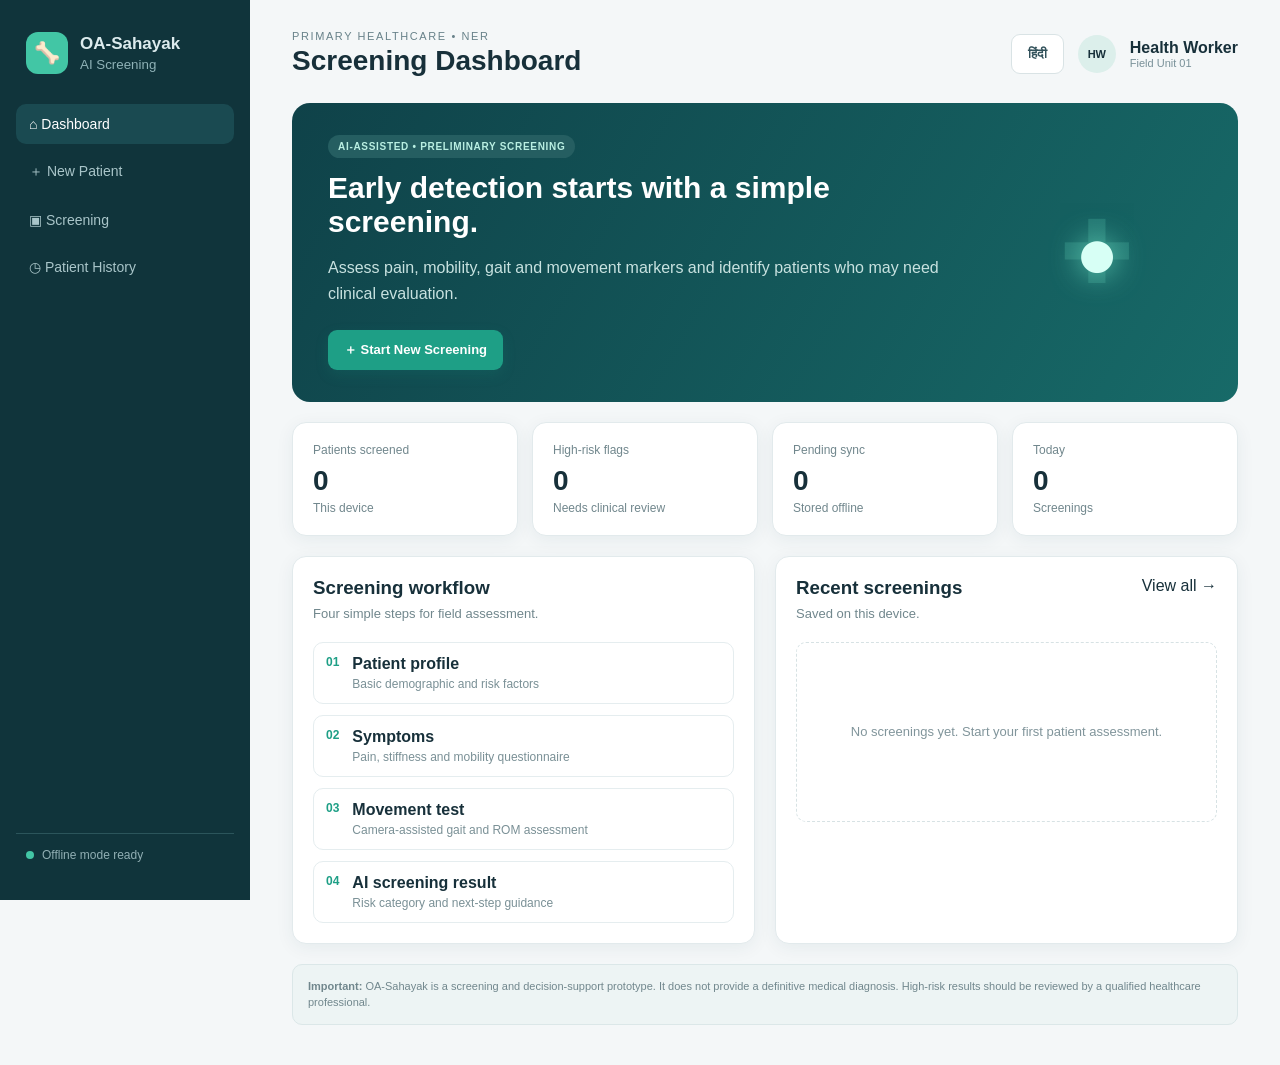
<file: frontend/index.html>
<!DOCTYPE html>
<html lang="en">
<head>
  <meta charset="UTF-8">
  <meta name="viewport" content="width=device-width, initial-scale=1.0">
  <title>OA-Sahayak | AI OA Screening</title>
  <link rel="stylesheet" href="css/style.css">
</head>
<body>
  <div class="app-shell">
    <aside class="sidebar">
      <div class="brand">
        <div class="brand-icon">🦴</div>
        <div><strong>OA-Sahayak</strong><small>AI Screening</small></div>
      </div>
      <nav>
        <a class="nav-link active" href="index.html">⌂ <span data-en="Dashboard" data-hi="डैशबोर्ड">Dashboard</span></a>
        <a class="nav-link" href="pages/patient.html">＋ <span data-en="New Patient" data-hi="नया मरीज">New Patient</span></a>
        <a class="nav-link" href="pages/assessment.html">▣ <span data-en="Screening" data-hi="स्क्रीनिंग">Screening</span></a>
        <a class="nav-link" href="pages/history.html">◷ <span data-en="Patient History" data-hi="मरीज इतिहास">Patient History</span></a>
      </nav>
      <div class="sidebar-footer">
        <div class="offline-dot"></div>
        <span>Offline mode ready</span>
      </div>
    </aside>

    <main class="main">
      <header class="topbar">
        <div>
          <p class="eyebrow">PRIMARY HEALTHCARE • NER</p>
          <h1 data-en="Screening Dashboard" data-hi="स्क्रीनिंग डैशबोर्ड">Screening Dashboard</h1>
        </div>
        <div class="top-actions">
          <button id="langBtn" class="ghost-btn">हिंदी</button>
          <div class="worker"><span class="avatar">HW</span><div><strong>Health Worker</strong><small>Field Unit 01</small></div></div>
        </div>
      </header>

      <section class="hero">
        <div>
          <span class="pill">AI-ASSISTED • PRELIMINARY SCREENING</span>
          <h2>Early detection starts with a simple screening.</h2>
          <p>Assess pain, mobility, gait and movement markers and identify patients who may need clinical evaluation.</p>
          <a class="primary-btn" href="pages/patient.html">＋ Start New Screening</a>
        </div>
        <div class="hero-art"><div class="pulse">✚</div><div class="joint">●</div></div>
      </section>

      <section class="stats">
        <div class="stat-card"><span>Patients screened</span><strong id="patientsCount">0</strong><small>This device</small></div>
        <div class="stat-card"><span>High-risk flags</span><strong id="highCount">0</strong><small>Needs clinical review</small></div>
        <div class="stat-card"><span>Pending sync</span><strong id="pendingCount">0</strong><small>Stored offline</small></div>
        <div class="stat-card"><span>Today</span><strong id="todayCount">0</strong><small>Screenings</small></div>
      </section>

      <section class="grid-2">
        <div class="panel">
          <div class="panel-head"><div><h3>Screening workflow</h3><p>Four simple steps for field assessment.</p></div></div>
          <div class="steps">
            <div class="step"><b>01</b><div><strong>Patient profile</strong><span>Basic demographic and risk factors</span></div></div>
            <div class="step"><b>02</b><div><strong>Symptoms</strong><span>Pain, stiffness and mobility questionnaire</span></div></div>
            <div class="step"><b>03</b><div><strong>Movement test</strong><span>Camera-assisted gait and ROM assessment</span></div></div>
            <div class="step"><b>04</b><div><strong>AI screening result</strong><span>Risk category and next-step guidance</span></div></div>
          </div>
        </div>

        <div class="panel">
          <div class="panel-head"><div><h3>Recent screenings</h3><p>Saved on this device.</p></div><a href="pages/history.html">View all →</a></div>
          <div id="recentList" class="recent-list"><div class="empty">No screenings yet. Start your first patient assessment.</div></div>
        </div>
      </section>

      <footer class="disclaimer">
        <strong>Important:</strong> OA-Sahayak is a screening and decision-support prototype. It does not provide a definitive medical diagnosis. High-risk results should be reviewed by a qualified healthcare professional.
      </footer>
    </main>
  </div>
  <script src="js/app.js"></script>
</body>
</html>
</file>
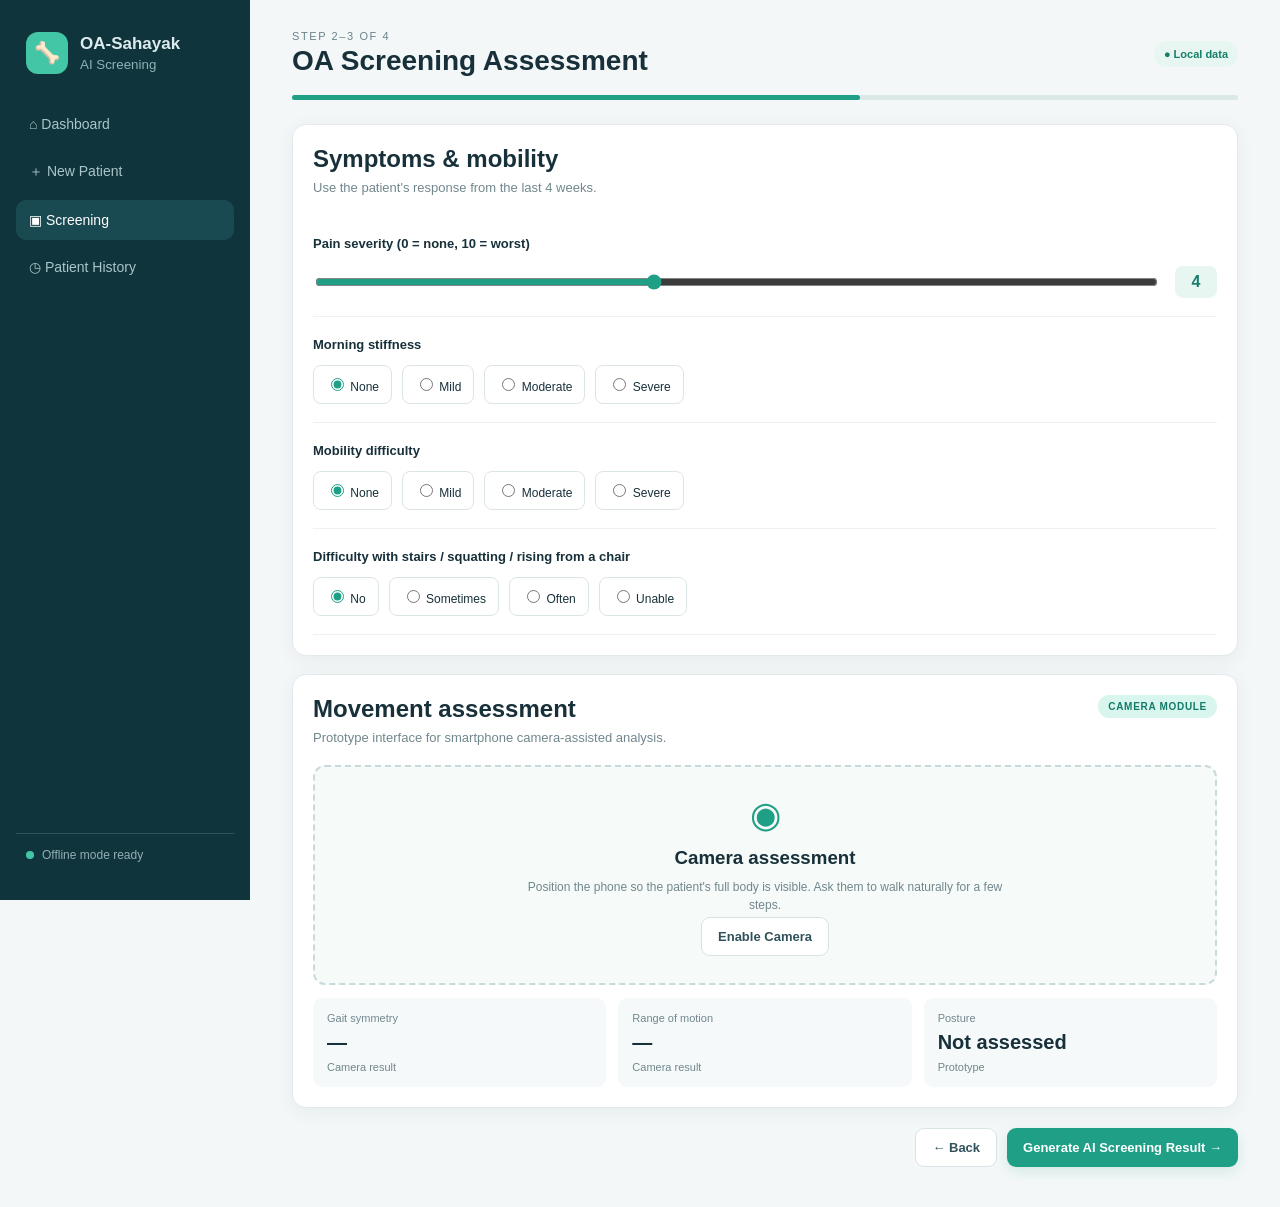
<file: frontend/pages/assessment.html>
<!DOCTYPE html>
<html lang="en"><head>
<meta charset="UTF-8"><meta name="viewport" content="width=device-width,initial-scale=1.0">
<title>OA Screening | OA-Sahayak</title><link rel="stylesheet" href="../css/style.css"></head>
<body><div class="app-shell">
<aside class="sidebar"><div class="brand"><div class="brand-icon">🦴</div><div><strong>OA-Sahayak</strong><small>AI Screening</small></div></div>
<nav><a class="nav-link" href="../index.html">⌂ Dashboard</a><a class="nav-link" href="patient.html">＋ New Patient</a><a class="nav-link active" href="assessment.html">▣ Screening</a><a class="nav-link" href="history.html">◷ Patient History</a></nav>
<div class="sidebar-footer"><div class="offline-dot"></div><span>Offline mode ready</span></div></aside>
<main class="main"><header class="topbar"><div><p class="eyebrow">STEP 2–3 OF 4</p><h1>OA Screening Assessment</h1></div><span class="status-badge">● Local data</span></header>
<div class="progress"><span style="width:60%"></span></div>
<form id="assessmentForm">
<section class="form-panel"><div class="panel-head"><div><h2>Symptoms & mobility</h2><p>Use the patient's response from the last 4 weeks.</p></div></div>
<div class="question"><label>Pain severity (0 = none, 10 = worst)</label><div class="range-row"><input id="pain" type="range" min="0" max="10" value="4"><output id="painOut">4</output></div></div>
<div class="question"><label>Morning stiffness</label><div class="choice-row"><label><input type="radio" name="stiffness" value="0" checked> None</label><label><input type="radio" name="stiffness" value="1"> Mild</label><label><input type="radio" name="stiffness" value="2"> Moderate</label><label><input type="radio" name="stiffness" value="3"> Severe</label></div></div>
<div class="question"><label>Mobility difficulty</label><div class="choice-row"><label><input type="radio" name="mobility" value="0" checked> None</label><label><input type="radio" name="mobility" value="1"> Mild</label><label><input type="radio" name="mobility" value="2"> Moderate</label><label><input type="radio" name="mobility" value="3"> Severe</label></div></div>
<div class="question"><label>Difficulty with stairs / squatting / rising from a chair</label><div class="choice-row"><label><input type="radio" name="function" value="0" checked> No</label><label><input type="radio" name="function" value="1"> Sometimes</label><label><input type="radio" name="function" value="2"> Often</label><label><input type="radio" name="function" value="3"> Unable</label></div></div>
</section>

<section class="form-panel"><div class="panel-head"><div><h2>Movement assessment</h2><p>Prototype interface for smartphone camera-assisted analysis.</p></div><span class="pill">CAMERA MODULE</span></div>
<div class="camera-box"><div class="camera-icon">◉</div><h3>Camera assessment</h3><p>Position the phone so the patient's full body is visible. Ask them to walk naturally for a few steps.</p><button type="button" id="cameraBtn" class="secondary-btn">Enable Camera</button><video id="camera" autoplay muted playsinline hidden></video></div>
<div class="movement-grid"><div class="metric"><span>Gait symmetry</span><strong id="gait">—</strong><small>Camera result</small></div><div class="metric"><span>Range of motion</span><strong id="rom">—</strong><small>Camera result</small></div><div class="metric"><span>Posture</span><strong id="posture">Not assessed</strong><small>Prototype</small></div></div>
</section>
<div class="form-actions"><a class="secondary-btn" href="patient.html">← Back</a><button class="primary-btn" type="submit">Generate AI Screening Result →</button></div>
</form>
</main></div><script src="../js/app.js"></script>
<script>
(function () {
  const form = document.getElementById("assessmentForm");
  if (!form) return;

  form.addEventListener("submit", async function (event) {
    event.preventDefault();
    event.stopImmediatePropagation();

    const patient = JSON.parse(localStorage.getItem("oa_current_patient") || "{}");
    const pain = Number(document.getElementById("pain")?.value || 0);
    const stiffness = Number(document.querySelector('[name="stiffness"]:checked')?.value || 0);
    const mobility = Number(document.querySelector('[name="mobility"]:checked')?.value || 0);
    const functionScore = Number(document.querySelector('[name="function"]:checked')?.value || 0);

    const data = {
      ...patient,
      pain,
      stiffness,
      mobility,
      function: functionScore,
      gaitScore: Number(document.getElementById("gait")?.textContent?.replace("%","") || 88),
      romScore: Number(document.getElementById("rom")?.textContent?.replace("%","") || 86)
    };

    // Calculate a transparent prototype score locally so the result is available
    // even if the API is temporarily unavailable.
    let score = 0;
    const age = Number(data.age || 0);
    const bmi = Number(data.bmi || 0);

    if (age >= 60) score += 15;
    else if (age >= 50) score += 10;
    else if (age >= 40) score += 5;

    if (bmi >= 30) score += 15;
    else if (bmi >= 25) score += 8;

    score += pain * 4;
    score += stiffness * 4;
    score += mobility * 5;
    score += functionScore * 3;

    if (String(data.injury).toLowerCase() === "yes") score += 10;

    score += Math.max(0, 100 - data.gaitScore) * 0.12;
    score += Math.max(0, 100 - data.romScore) * 0.12;
    score = Math.min(100, Math.round(score));

    const category = score < 35 ? "LOW" : score < 65 ? "MODERATE" : "HIGH";

    data.score = score;
    data.category = category;
    data.date = new Date().toISOString();

    // Always save the complete result locally before navigating.
    localStorage.setItem("oa_current_result", JSON.stringify(data));

    // Try to persist to Flask, but don't block the demo result if API is unavailable.
    try {
      const response = await fetch("http://127.0.0.1:5000/api/screen", {
        method: "POST",
        headers: {"Content-Type": "application/json"},
        body: JSON.stringify(data)
      });

      if (response.ok) {
        const apiResult = await response.json();
        data.patient_id = apiResult.patient_id;
        data.screening_id = apiResult.screening_id;
        data.score = apiResult.score;
        data.category = apiResult.category;
        data.clinical_note = apiResult.clinical_note;
        localStorage.setItem("oa_current_result", JSON.stringify(data));
      }
    } catch (error) {
      console.warn("Backend unavailable; showing local prototype result.", error);
    }

    window.location.href = "result.html";
  }, true);
})();
</script>
</body></html>
</file>
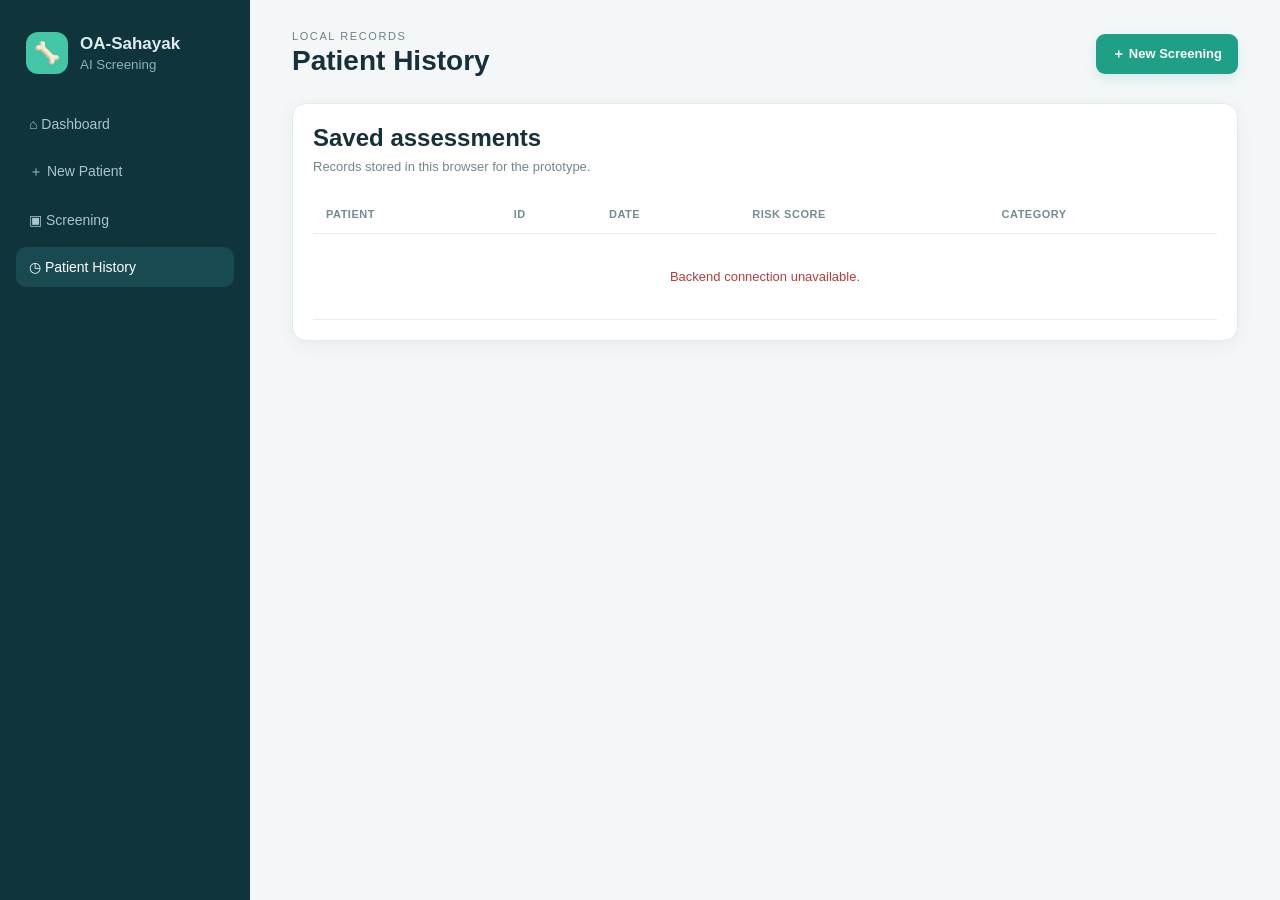
<file: frontend/pages/history.html>
<!DOCTYPE html>
<html lang="en"><head>
<meta charset="UTF-8"><meta name="viewport" content="width=device-width,initial-scale=1.0">
<title>Patient History | OA-Sahayak</title><link rel="stylesheet" href="../css/style.css"></head>
<body><div class="app-shell">
<aside class="sidebar"><div class="brand"><div class="brand-icon">🦴</div><div><strong>OA-Sahayak</strong><small>AI Screening</small></div></div>
<nav><a class="nav-link" href="../index.html">⌂ Dashboard</a><a class="nav-link" href="patient.html">＋ New Patient</a><a class="nav-link" href="assessment.html">▣ Screening</a><a class="nav-link active" href="history.html">◷ Patient History</a></nav></aside>
<main class="main"><header class="topbar"><div><p class="eyebrow">LOCAL RECORDS</p><h1>Patient History</h1></div><a class="primary-btn" href="patient.html">＋ New Screening</a></header>
<section class="form-panel"><div class="panel-head"><div><h2>Saved assessments</h2><p>Records stored in this browser for the prototype.</p></div><button id="clearData" class="danger-btn">Clear Demo Data</button></div>
<div class="table-wrap"><table><thead><tr><th>Patient</th><th>ID</th><th>Date</th><th>Risk score</th><th>Category</th></tr></thead><tbody id="historyBody"></tbody></table></div>
</section></main></div><script src="../js/app.js"></script></body></html>
</file>
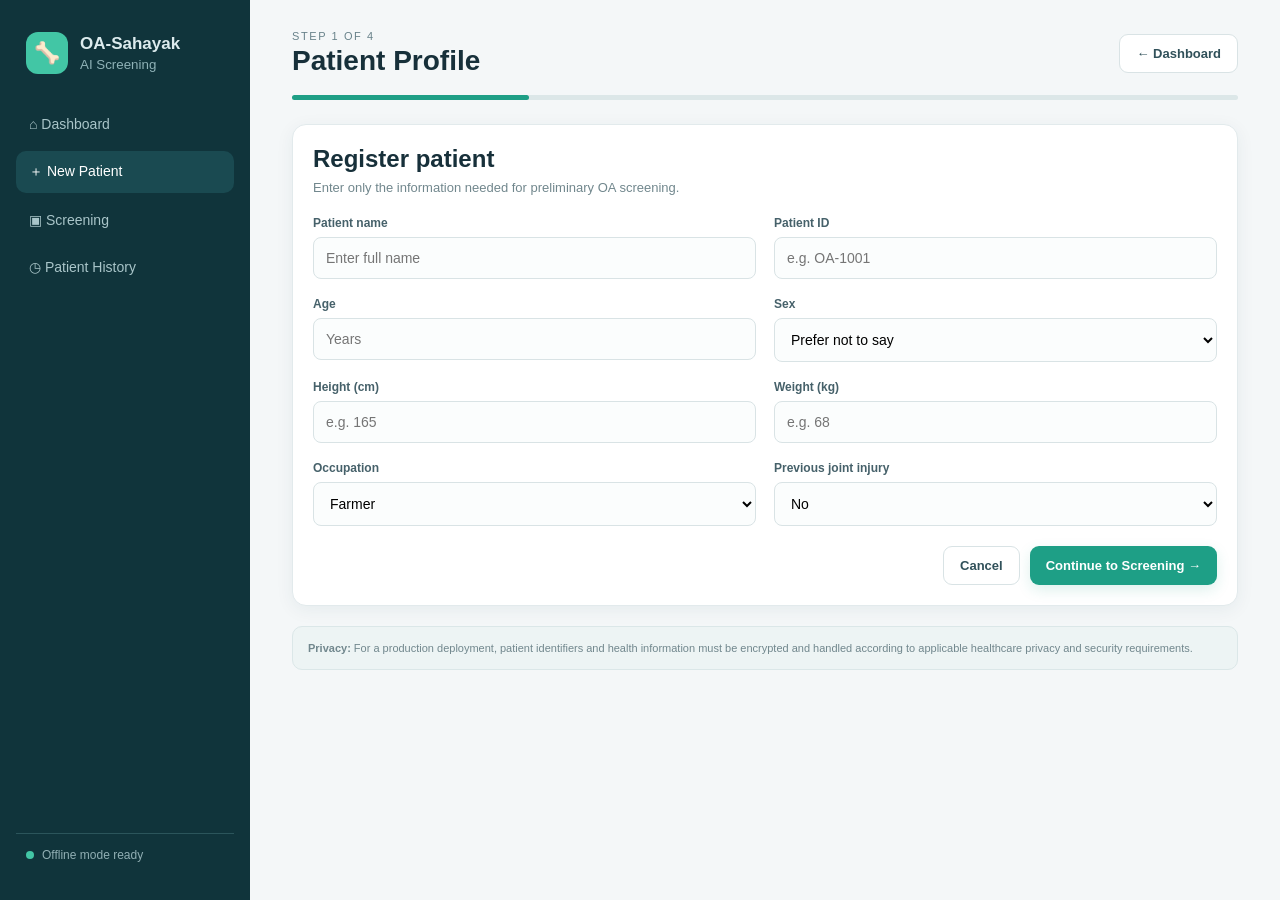
<file: frontend/pages/patient.html>
<!DOCTYPE html>
<html lang="en"><head>
<meta charset="UTF-8"><meta name="viewport" content="width=device-width,initial-scale=1.0">
<title>New Patient | OA-Sahayak</title><link rel="stylesheet" href="../css/style.css"></head>
<body><div class="app-shell">
<aside class="sidebar"><div class="brand"><div class="brand-icon">🦴</div><div><strong>OA-Sahayak</strong><small>AI Screening</small></div></div>
<nav><a class="nav-link" href="../index.html">⌂ Dashboard</a><a class="nav-link active" href="patient.html">＋ New Patient</a><a class="nav-link" href="assessment.html">▣ Screening</a><a class="nav-link" href="history.html">◷ Patient History</a></nav>
<div class="sidebar-footer"><div class="offline-dot"></div><span>Offline mode ready</span></div></aside>
<main class="main"><header class="topbar"><div><p class="eyebrow">STEP 1 OF 4</p><h1>Patient Profile</h1></div><a class="ghost-btn" href="../index.html">← Dashboard</a></header>
<div class="progress"><span style="width:25%"></span></div>
<section class="form-panel"><div class="panel-head"><div><h2>Register patient</h2><p>Enter only the information needed for preliminary OA screening.</p></div></div>
<form id="patientForm" method="post" action="#">
<div class="form-grid">
<label>Patient name<input name="name" required placeholder="Enter full name"></label>
<label>Patient ID<input name="id" required placeholder="e.g. OA-1001"></label>
<label>Age<input name="age" type="number" min="18" max="110" required placeholder="Years"></label>
<label>Sex<select name="sex"><option>Prefer not to say</option><option>Female</option><option>Male</option><option>Other</option></select></label>
<label>Height (cm)<input name="height" type="number" placeholder="e.g. 165"></label>
<label>Weight (kg)<input name="weight" type="number" placeholder="e.g. 68"></label>
<label>Occupation<select name="occupation"><option>Farmer</option><option>Manual worker</option><option>Office / sedentary</option><option>Homemaker</option><option>Retired</option><option>Other</option></select></label>
<label>Previous joint injury<select name="injury"><option value="no">No</option><option value="yes">Yes</option><option value="unknown">Not sure</option></select></label>
</div>
<div class="form-actions"><a class="secondary-btn" href="../index.html">Cancel</a><button class="primary-btn" type="submit">Continue to Screening →</button></div>
</form></section>
<div class="disclaimer"><strong>Privacy:</strong> For a production deployment, patient identifiers and health information must be encrypted and handled according to applicable healthcare privacy and security requirements.</div>
</main></div><script src="../js/app.js"></script>
<script>
(function () {
  const form = document.getElementById("patientForm");
  if (!form) return;
  form.addEventListener("submit", function (event) {
    event.preventDefault();
    const d = Object.fromEntries(new FormData(form).entries());
    const h = parseFloat(d.height), w = parseFloat(d.weight);
    d.bmi = (h > 0 && w > 0) ? +(w / ((h/100)*(h/100))).toFixed(1) : null;
    localStorage.setItem("oa_current_patient", JSON.stringify(d));
    window.location.href = "assessment.html";
  }, true);
})();
</script></body></html>
</file>
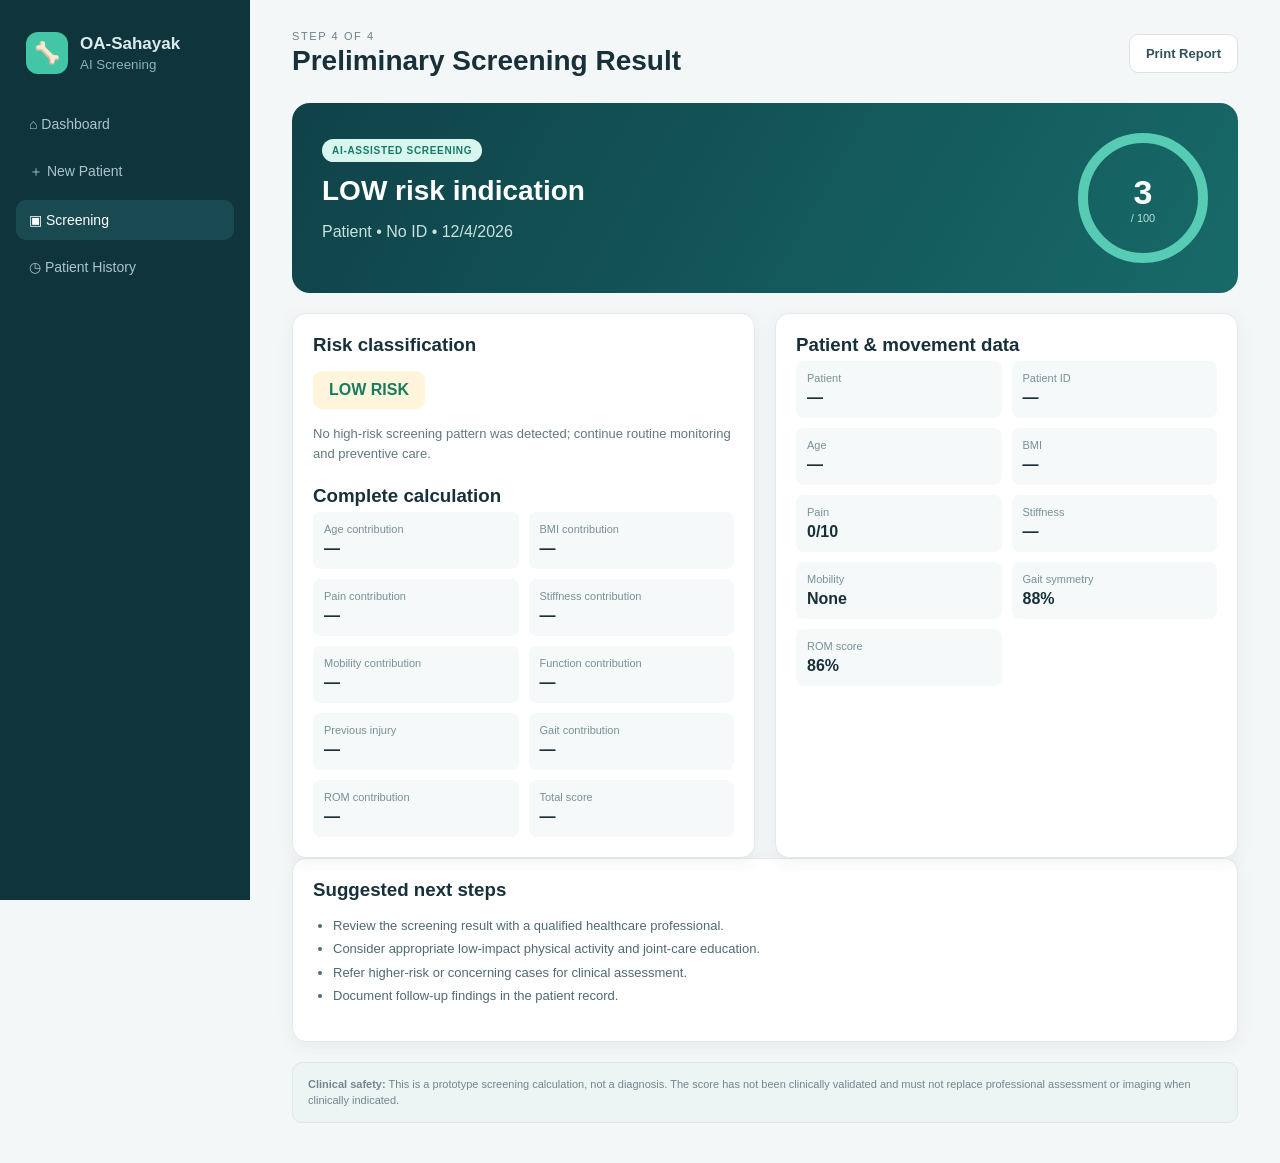
<file: frontend/pages/result.html>
<!DOCTYPE html>
<html lang="en"><head>
<meta charset="UTF-8"><meta name="viewport" content="width=device-width,initial-scale=1.0">
<title>Screening Result | OA-Sahayak</title><link rel="stylesheet" href="../css/style.css"></head>
<body><div class="app-shell">
<aside class="sidebar"><div class="brand"><div class="brand-icon">🦴</div><div><strong>OA-Sahayak</strong><small>AI Screening</small></div></div>
<nav><a class="nav-link" href="../index.html">⌂ Dashboard</a><a class="nav-link" href="patient.html">＋ New Patient</a><a class="nav-link active" href="assessment.html">▣ Screening</a><a class="nav-link" href="history.html">◷ Patient History</a></nav></aside>
<main class="main"><header class="topbar"><div><p class="eyebrow">STEP 4 OF 4</p><h1>Preliminary Screening Result</h1></div><button onclick="window.print()" class="ghost-btn">Print Report</button></header>
<section class="result-hero">
<div>
<span class="pill">AI-ASSISTED SCREENING</span>
<h2 id="resultTitle">Assessment Result</h2>
<p id="resultPatient">Loading patient assessment...</p>
</div>
<div class="score-ring" id="scoreRing"><strong id="score">--</strong><span>/ 100</span></div>
</section>

<section class="grid-2">
<div class="panel">
<h3>Risk classification</h3>
<div id="riskBadge" class="risk-badge">Loading...</div>
<p id="resultMessage" class="result-message"></p>

<h3 style="margin-top:22px">Complete calculation</h3>
<div class="breakdown" id="calcBreakdown">
<div><span>Age contribution</span><b id="cAge">—</b></div>
<div><span>BMI contribution</span><b id="cBmi">—</b></div>
<div><span>Pain contribution</span><b id="cPain">—</b></div>
<div><span>Stiffness contribution</span><b id="cStiffness">—</b></div>
<div><span>Mobility contribution</span><b id="cMobility">—</b></div>
<div><span>Function contribution</span><b id="cFunction">—</b></div>
<div><span>Previous injury</span><b id="cInjury">—</b></div>
<div><span>Gait contribution</span><b id="cGait">—</b></div>
<div><span>ROM contribution</span><b id="cRom">—</b></div>
<div><span>Total score</span><b id="cTotal">—</b></div>
</div>
</div>

<div class="panel">
<h3>Patient & movement data</h3>
<div class="breakdown">
<div><span>Patient</span><b id="pName">—</b></div>
<div><span>Patient ID</span><b id="pId">—</b></div>
<div><span>Age</span><b id="pAge">—</b></div>
<div><span>BMI</span><b id="pBmi">—</b></div>
<div><span>Pain</span><b id="rPain">—</b></div>
<div><span>Stiffness</span><b id="rStiffness">—</b></div>
<div><span>Mobility</span><b id="rMobility">—</b></div>
<div><span>Gait symmetry</span><b id="rGait">—</b></div>
<div><span>ROM score</span><b id="rRom">—</b></div>
</div>
</div>
</section>

<section class="panel">
<h3>Suggested next steps</h3>
<ul class="guidance">
<li>Review the screening result with a qualified healthcare professional.</li>
<li>Consider appropriate low-impact physical activity and joint-care education.</li>
<li>Refer higher-risk or concerning cases for clinical assessment.</li>
<li>Document follow-up findings in the patient record.</li>
</ul>
</section>

<div class="disclaimer"><strong>Clinical safety:</strong> This is a prototype screening calculation, not a diagnosis. The score has not been clinically validated and must not replace professional assessment or imaging when clinically indicated.</div>
</main></div><script src="../js/app.js"></script>
<script>
(function(){
  const raw=localStorage.getItem("oa_current_result");
  if(!raw){ console.warn("No screening result found"); return; }
  const d=JSON.parse(raw);

  const age=Number(d.age||0), bmi=Number(d.bmi||0), pain=Number(d.pain||0);
  const stiffness=Number(d.stiffness||0), mobility=Number(d.mobility||0);
  const fn=Number(d.function||0), gait=Number(d.gaitScore||88), rom=Number(d.romScore||86);

  let ageC=age>=60?15:age>=50?10:age>=40?5:0;
  let bmiC=bmi>=30?15:bmi>=25?8:0;
  let painC=pain*4, stiffnessC=stiffness*4, mobilityC=mobility*5, functionC=fn*3;
  let injuryC=String(d.injury).toLowerCase()==="yes"?10:0;
  let gaitC=Math.max(0,100-gait)*0.12;
  let romC=Math.max(0,100-rom)*0.12;
  let total=Math.min(100,Math.round(ageC+bmiC+painC+stiffnessC+mobilityC+functionC+injuryC+gaitC+romC));
  const category=total<35?"LOW":total<65?"MODERATE":"HIGH";

  const set=(id,val)=>{const e=document.getElementById(id);if(e)e.textContent=val;};
  set("score",total);
  set("resultTitle",category+" risk indication");
  set("resultPatient",(d.name||"Patient")+" • "+(d.id||"No ID")+" • "+new Date(d.date||Date.now()).toLocaleDateString());
  set("pName",d.name||"—"); set("pId",d.id||"—"); set("pAge",age||"—"); set("pBmi",bmi?bmi+" kg/m²":"Not provided");
  set("rPain",pain+"/10");
  set("rStiffness",["None","Mild","Moderate","Severe"][stiffness]||"—");
  set("rMobility",["None","Mild","Moderate","Severe"][mobility]||"—");
  set("rGait",gait+"%"); set("rRom",rom+"%");
  set("cAge","+"+ageC); set("cBmi","+"+bmiC); set("cPain","+"+painC);
  set("cStiffness","+"+stiffnessC); set("cMobility","+"+mobilityC); set("cFunction","+"+functionC);
  set("cInjury","+"+injuryC); set("cGait","+"+gaitC.toFixed(1)); set("cRom","+"+romC.toFixed(1)); set("cTotal",total+"/100");

  const badge=document.getElementById("riskBadge");
  badge.textContent=category+" RISK";
  badge.className="risk-badge risk-"+category.toLowerCase();
  const msg=category==="HIGH"?"Clinical evaluation is recommended based on this screening indication."
    :category==="MODERATE"?"Consider clinical review and preventive joint-care guidance."
    :"No high-risk screening pattern was detected; continue routine monitoring and preventive care.";
  set("resultMessage",msg);
})();
</script></body></body></html>
</file>
<file: frontend/css/style.css>
*{box-sizing:border-box}body{margin:0;font-family:Inter,Segoe UI,Arial,sans-serif;background:#f4f7f8;color:#17303a}a{text-decoration:none;color:inherit}.app-shell{display:flex;min-height:100vh}.sidebar{width:250px;background:#10343b;color:#dcebed;padding:24px 16px;display:flex;flex-direction:column;position:fixed;inset:0 auto 0 0}.brand{display:flex;gap:12px;align-items:center;padding:8px 10px 30px}.brand-icon{width:42px;height:42px;border-radius:12px;background:#42c6a5;color:#08353a;display:grid;place-items:center;font-size:21px}.brand strong{display:block;font-size:17px}.brand small{display:block;color:#8fb2b7;margin-top:3px}.sidebar nav{display:grid;gap:7px}.nav-link{padding:12px 13px;border-radius:10px;color:#a9c5c9;font-size:14px}.nav-link:hover,.nav-link.active{background:#1a4a51;color:#fff}.sidebar-footer{margin-top:auto;padding:14px 10px;border-top:1px solid #2b555b;color:#91afb4;font-size:12px;display:flex;gap:8px;align-items:center}.offline-dot{width:8px;height:8px;border-radius:50%;background:#42c6a5}.main{margin-left:250px;width:calc(100% - 250px);padding:30px 42px 40px}.topbar{display:flex;justify-content:space-between;align-items:center;margin-bottom:26px}.topbar h1{margin:3px 0 0;font-size:28px}.eyebrow{font-size:11px;letter-spacing:1.6px;color:#68828a;margin:0}.top-actions,.worker{display:flex;align-items:center;gap:14px}.worker small{display:block;color:#789098;font-size:11px}.avatar{width:38px;height:38px;border-radius:50%;background:#dcefeb;display:grid;place-items:center;font-size:11px;font-weight:700}.ghost-btn,.secondary-btn,.primary-btn,.danger-btn{border:0;border-radius:9px;padding:11px 16px;font-weight:700;cursor:pointer;font-size:13px;display:inline-block}.ghost-btn,.secondary-btn{background:#fff;border:1px solid #d9e3e5;color:#31515a}.primary-btn{background:#1e9f86;color:#fff;box-shadow:0 5px 14px #1e9f8625}.primary-btn:hover{background:#178871}.danger-btn{background:#fff0f0;color:#b34040}.hero{background:linear-gradient(120deg,#0f4249,#176a68);color:white;border-radius:18px;padding:32px 36px;display:flex;justify-content:space-between;align-items:center;overflow:hidden;margin-bottom:20px}.hero h2{font-size:30px;max-width:650px;margin:13px 0 10px}.hero p{max-width:650px;color:#c8e2e0;line-height:1.6;margin-bottom:24px}.pill{display:inline-block;background:#d8f5ee;color:#147b68;border-radius:99px;padding:6px 10px;font-size:10px;font-weight:800;letter-spacing:.7px}.hero .pill{background:#255e61;color:#b9efe2}.hero-art{width:210px;height:160px;position:relative;display:grid;place-items:center}.pulse{font-size:88px;color:#67d8bc;opacity:.2}.joint{position:absolute;font-size:74px;color:#d7fff5;text-shadow:0 0 30px #67d8bc}.stats{display:grid;grid-template-columns:repeat(4,1fr);gap:14px;margin-bottom:20px}.stat-card,.panel,.form-panel{background:#fff;border:1px solid #e2eaec;border-radius:14px;padding:20px;box-shadow:0 4px 18px #153f4910}.stat-card span,.stat-card small{display:block;color:#71878d;font-size:12px}.stat-card strong{display:block;font-size:28px;margin:8px 0 4px}.grid-2{display:grid;grid-template-columns:1fr 1fr;gap:20px}.panel-head{display:flex;justify-content:space-between;align-items:flex-start;margin-bottom:18px}.panel h2,.panel h3,.form-panel h2{margin:0 0 5px}.panel p,.form-panel p{margin:0;color:#71878d;font-size:13px;line-height:1.5}.steps{display:grid;gap:11px}.step{display:flex;gap:13px;padding:12px;border:1px solid #e5edef;border-radius:10px}.step b{color:#1e9f86;font-size:12px}.step strong,.step span{display:block}.step span{font-size:12px;color:#7a9096;margin-top:4px}.recent-list{min-height:180px}.empty{height:180px;display:grid;place-items:center;text-align:center;color:#81959b;font-size:13px;border:1px dashed #d7e2e4;border-radius:10px;padding:30px}.disclaimer{font-size:11px;color:#71878d;background:#edf4f4;border:1px solid #dbe7e8;padding:13px 15px;border-radius:10px;margin-top:20px;line-height:1.5}.progress{height:5px;background:#dce7e8;border-radius:9px;margin:-8px 0 24px}.progress span{display:block;height:100%;background:#1e9f86;border-radius:9px}.form-panel{margin-bottom:18px}.form-grid{display:grid;grid-template-columns:1fr 1fr;gap:18px}.form-grid label{font-size:12px;font-weight:700;color:#46616a}.form-grid input,.form-grid select{display:block;width:100%;margin-top:7px;padding:12px;border:1px solid #d9e3e5;border-radius:8px;background:#fbfdfd;font-size:14px;outline:none}.form-grid input:focus,.form-grid select:focus{border-color:#1e9f86;box-shadow:0 0 0 3px #1e9f8612}.form-actions{display:flex;justify-content:flex-end;gap:10px;margin-top:20px}.question{padding:18px 0;border-bottom:1px solid #edf1f2}.question>label{font-weight:700;font-size:13px}.range-row{display:flex;align-items:center;gap:15px;margin-top:14px}.range-row input{flex:1;accent-color:#1e9f86}.range-row output{width:42px;text-align:center;padding:7px;background:#e8f6f2;border-radius:8px;font-weight:800;color:#167e69}.choice-row{display:flex;flex-wrap:wrap;gap:10px;margin-top:12px}.choice-row label{padding:9px 12px;border:1px solid #dce5e6;border-radius:8px;font-size:12px}.choice-row input{accent-color:#1e9f86}.camera-box{min-height:220px;border:2px dashed #c9dadd;border-radius:12px;background:#f6faf9;display:grid;place-items:center;text-align:center;padding:25px;position:relative;overflow:hidden}.camera-box video{position:absolute;width:100%;height:100%;object-fit:cover}.camera-box>*:not(video){position:relative;z-index:2}.camera-icon{font-size:36px;color:#1e9f86}.camera-box h3{margin:8px 0 5px}.camera-box p{max-width:500px;color:#71878d;font-size:12px}.movement-grid{display:grid;grid-template-columns:repeat(3,1fr);gap:12px;margin-top:13px}.metric{padding:14px;background:#f5f9f9;border-radius:9px}.metric span,.metric small{display:block;color:#71878d;font-size:11px}.metric strong{display:block;font-size:20px;margin:7px 0}.status-badge{background:#e8f6f2;color:#167e69;border-radius:99px;padding:7px 10px;font-size:11px;font-weight:700}.result-hero{background:linear-gradient(120deg,#0f4249,#176a68);border-radius:18px;color:#fff;padding:30px;display:flex;justify-content:space-between;align-items:center;margin-bottom:20px}.result-hero h2{font-size:28px;margin:13px 0 6px}.result-hero p{color:#c8e2e0}.score-ring{width:130px;height:130px;border:10px solid #57cbb3;border-radius:50%;display:grid;place-items:center;align-content:center}.score-ring strong{font-size:34px}.score-ring span{font-size:11px;color:#b8dcd8}.risk-badge{display:inline-block;padding:10px 16px;border-radius:9px;background:#fff4dc;color:#9b6815;font-weight:800;margin:10px 0}.result-message{color:#61787f!important;margin:5px 0 18px!important}.breakdown{display:grid;grid-template-columns:1fr 1fr;gap:10px}.breakdown div{padding:11px;background:#f5f9f9;border-radius:8px}.breakdown span,.breakdown b{display:block}.breakdown span{font-size:11px;color:#789098}.breakdown b{margin-top:5px}.guidance{padding-left:20px;color:#506a72;font-size:13px;line-height:1.8}.table-wrap{overflow:auto}table{width:100%;border-collapse:collapse;font-size:13px}th,td{text-align:left;padding:13px;border-bottom:1px solid #e8eeee}th{font-size:11px;color:#748b91;text-transform:uppercase;letter-spacing:.5px}.risk-low{color:#197b5f;font-weight:800}.risk-moderate{color:#a16b12;font-weight:800}.risk-high{color:#b33e3e;font-weight:800}@media(max-width:900px){.sidebar{width:210px}.main{margin-left:210px;width:calc(100% - 210px);padding:25px}.stats{grid-template-columns:1fr 1fr}.grid-2{grid-template-columns:1fr}.hero-art{display:none}}@media(max-width:650px){.sidebar{position:static;width:100%;height:auto}.app-shell{display:block}.sidebar nav{grid-template-columns:1fr 1fr}.sidebar-footer{display:none}.main{margin:0;width:100%;padding:18px}.topbar{align-items:flex-start}.topbar h1{font-size:22px}.top-actions .worker{display:none}.form-grid{grid-template-columns:1fr}.movement-grid{grid-template-columns:1fr}.hero{padding:25px}.hero h2{font-size:24px}.stats{grid-template-columns:1fr 1fr}.result-hero{align-items:flex-start;gap:20px}.score-ring{width:100px;height:100px}.score-ring strong{font-size:27px}}
</file>
